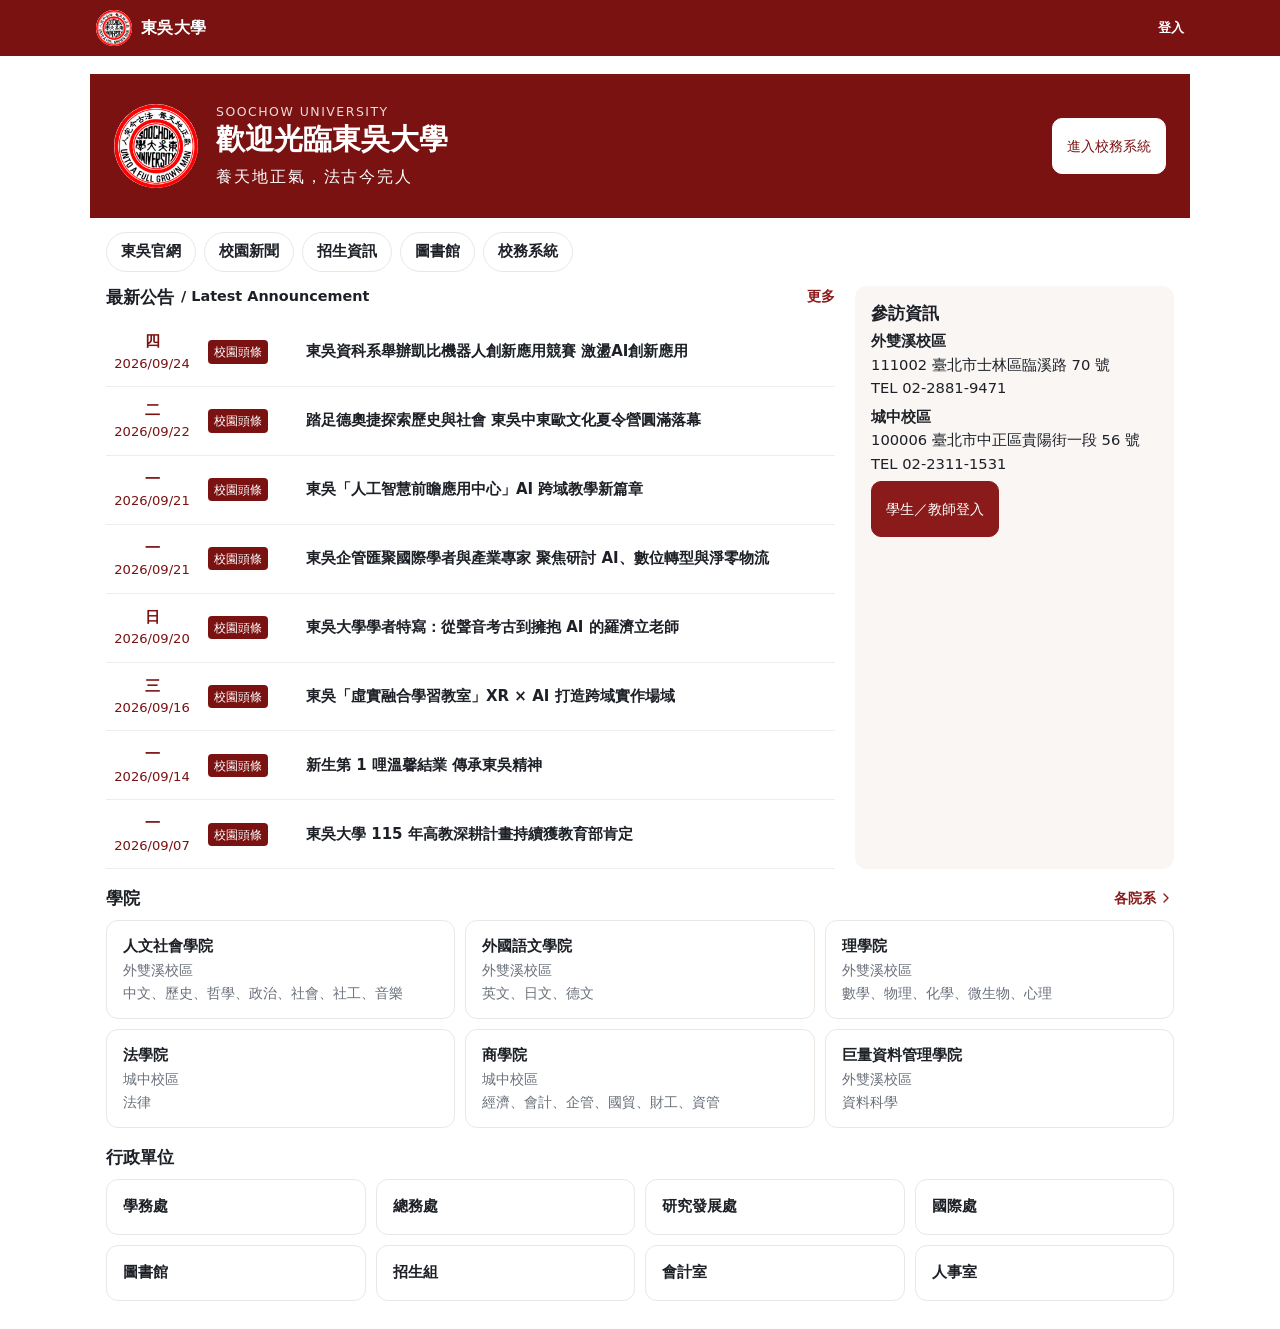
<file: scu-portal/index.html>
<!DOCTYPE html>
<html lang="zh-Hant-TW">
<head>
  <meta charset="UTF-8">
  <meta name="viewport" content="width=device-width, initial-scale=1, viewport-fit=cover">
  <meta name="theme-color" content="#8b1a1a">
  <title>東吳學生新入口</title>
  <link rel="icon" href="img/scu-logo.png">
  <link rel="stylesheet" href="css/style.css">
</head>
<body>
  <!-- 頁首：品牌、桌機版導覽列、登入學生、示範資料標章 -->
  <header class="topbar">
    <div class="topbar-inner">
      <a class="brand" href="#/home" aria-label="東吳學生新入口 首頁">
        <img class="brand-logo" src="img/scu-logo.png" alt="">
        <span class="brand-name">東吳學生新入口</span>
      </a>
      <nav class="topnav" aria-label="主要頁面">
        <a href="#/home" data-tab="home">首頁</a>
        <a href="#/timetable" data-tab="timetable">課表</a>
        <a href="#/course" data-tab="course">選課<span class="cart-badge" hidden></span></a>
        <a href="#/grades" data-tab="grades">成績</a>
        <a href="#/calendar" data-tab="calendar">行事曆</a>
        <a href="#/more" data-tab="more">全部功能</a>
      </nav>
      <div class="top-right">
        <a id="who" class="who" href="#/p/profile"></a>
        <button id="logout" class="btn btn-sm" type="button" hidden>登出</button>
        <button class="demo-badge" type="button" data-act="demo-badge" title="本網站所有資料皆為示範資料">示範資料</button>
      </div>
    </div>
  </header>

  <main id="view" class="container" tabindex="-1"></main>

  <footer class="footer container">
    <p>東吳學生新入口・黑客松原型｜課程、成績、日期皆為<b>示範資料</b>，不連接學校系統。</p>
  </footer>

  <!-- 手機版底部分頁列 -->
  <nav class="tabbar" aria-label="主要頁面">
    <a href="#/home" data-tab="home"><svg class="ic" viewBox="0 0 24 24" aria-hidden="true"><path d="M3 10.5 12 3l9 7.5V20a1 1 0 0 1-1 1h-5v-6h-6v6H4a1 1 0 0 1-1-1z"/></svg><span>首頁</span></a>
    <a href="#/timetable" data-tab="timetable"><svg class="ic" viewBox="0 0 24 24" aria-hidden="true"><path d="M5 4h14a2 2 0 0 1 2 2v13a2 2 0 0 1-2 2H5a2 2 0 0 1-2-2V6a2 2 0 0 1 2-2zM3 9h18M9 4v17M15 4v17"/></svg><span>課表</span></a>
    <a href="#/course" data-tab="course"><svg class="ic" viewBox="0 0 24 24" aria-hidden="true"><path d="M4 19.5A2.5 2.5 0 0 1 6.5 17H20V3H6.5A2.5 2.5 0 0 0 4 5.5v14zM4 19.5A2.5 2.5 0 0 0 6.5 22H20v-5M12 7v6M9 10h6"/></svg><span>選課</span><span class="cart-badge" hidden></span></a>
    <a href="#/grades" data-tab="grades"><svg class="ic" viewBox="0 0 24 24" aria-hidden="true"><path d="M4 20V11M10 20V5M16 20v-6M21 20H3"/></svg><span>成績</span></a>
    <a href="#/more" data-tab="more" data-also="calendar"><svg class="ic" viewBox="0 0 24 24" aria-hidden="true"><path d="M4 4h6v6H4zM14 4h6v6h-6zM4 14h6v6H4zM14 14h6v6h-6z"/></svg><span>全部功能</span></a>
  </nav>

  <!-- 阿斯拉助手：首頁的入口是阿斯拉卡片（js/pages/home.js）；
       其他頁面右下角固定一隻小機器人（可拖），點它打開對話。機器人圖由 asla.js 放進 .asla-dot-bot。 -->
  <button id="asla-dot" class="asla-dot" type="button" aria-label="打開阿斯拉 AI 助手" hidden>
    <span class="asla-dot-label">阿斯拉AI助手</span>
    <span class="asla-dot-bot"></span>
  </button>
  <section id="asla-panel" class="asla-panel" aria-label="阿斯拉助手" hidden>
    <div class="asla-head">
      <span class="asla-avatar">阿</span>
      <div><b>阿斯拉</b><small>站內導覽＋語言模型</small></div>
      <button id="asla-close" class="asla-close" type="button" aria-label="關閉"><svg class="ic" viewBox="0 0 24 24" aria-hidden="true"><path d="M6 6l12 12M18 6 6 18"/></svg></button>
    </div>
    <div id="asla-log" class="asla-log" aria-live="polite"></div>
    <div id="asla-chips" class="asla-chips"></div>
    <form id="asla-form" class="asla-form" autocomplete="off">
      <input id="asla-input" type="text" placeholder="例如：今天有什麼課、期中退選在哪" aria-label="輸入問題">
      <button class="btn btn-primary" type="submit">送出</button>
    </form>
  </section>

  <div id="toast" class="toast" role="status" hidden></div>

  <!-- 載入順序：設定 → 身分 → 示範資料 → 資料存取層 → 核心 → 各頁面 → 阿斯拉 → 啟動 -->
  <script src="js/config.js"></script>
  <script src="js/profile.js"></script>
  <script src="js/data-courses.js"></script>
  <script src="js/data-classes.js"></script>
  <script src="js/data-calendar.js"></script>
  <script src="js/data-grades.js"></script>
  <script src="js/data-features.js"></script>
  <script src="js/data-source.js"></script>
  <script src="js/core.js"></script>
  <script src="js/pages/home.js"></script>
  <script src="js/pages/timetable.js"></script>
  <script src="js/pages/course.js"></script>
  <script src="js/pages/grades.js"></script>
  <script src="js/pages/calendar.js"></script>
  <script src="js/pages/more.js"></script>
  <script src="js/asla.js"></script>
  <script src="js/main.js"></script>
</body>
</html>
</file>
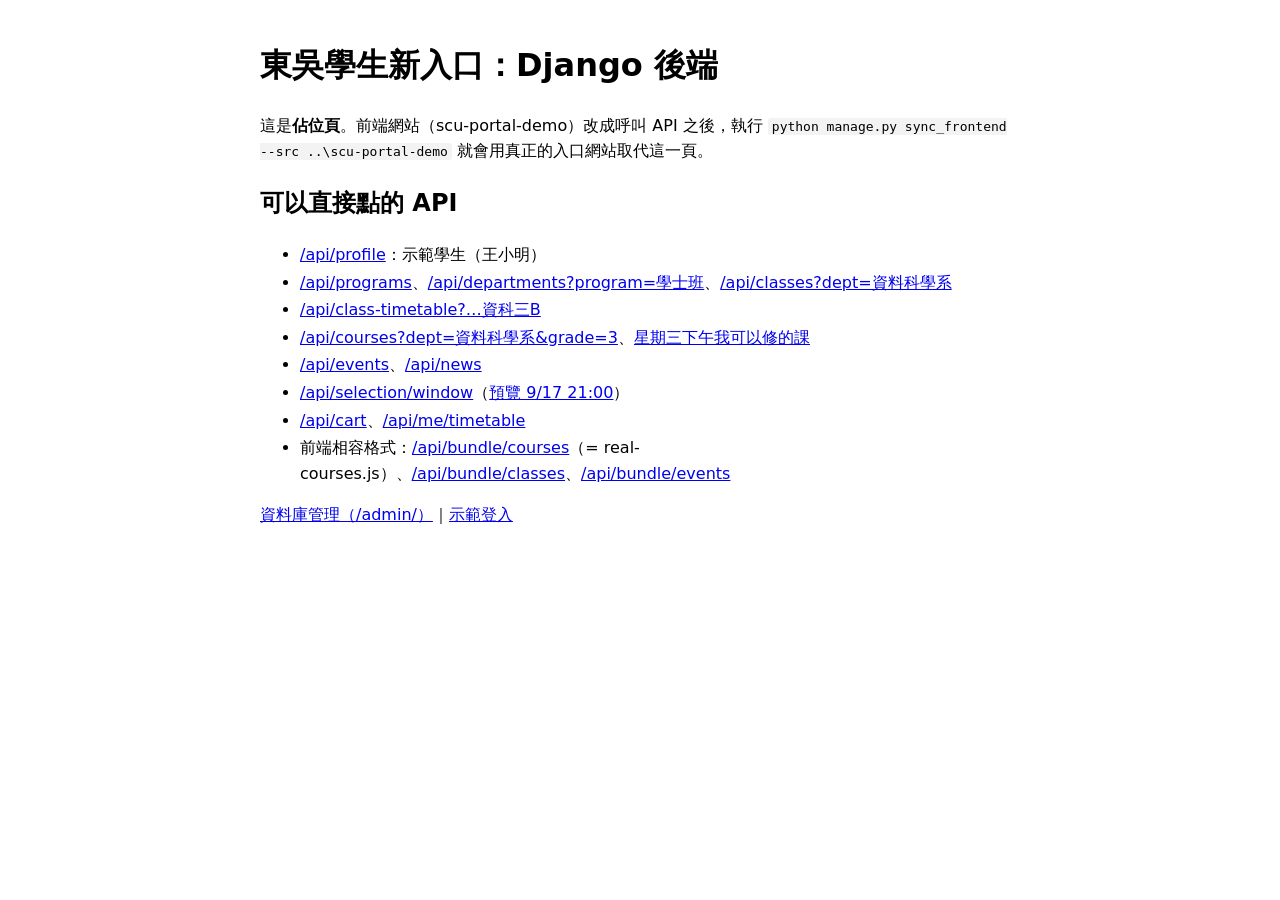
<file: scu-backend/frontend/index.html>
<!doctype html>
<html lang="zh-Hant"><head><meta charset="utf-8"><meta name="viewport" content="width=device-width,initial-scale=1">
<title>東吳學生新入口｜Django 後端（佔位頁）</title>
<style>body{font-family:system-ui,"Microsoft JhengHei",sans-serif;max-width:760px;margin:40px auto;padding:0 16px;line-height:1.6}
code{background:#f3f3f3;padding:1px 4px;border-radius:3px}li{margin:2px 0}</style></head>
<body>
<h1>東吳學生新入口：Django 後端</h1>
<p>這是<strong>佔位頁</strong>。前端網站（scu-portal-demo）改成呼叫 API 之後，執行
<code>python manage.py sync_frontend --src ..\scu-portal-demo</code> 就會用真正的入口網站取代這一頁。</p>
<h2>可以直接點的 API</h2>
<ul>
<li><a href="/api/profile">/api/profile</a>：示範學生（王小明）</li>
<li><a href="/api/programs">/api/programs</a>、<a href="/api/departments?program=學士班">/api/departments?program=學士班</a>、<a href="/api/classes?dept=資料科學系">/api/classes?dept=資料科學系</a></li>
<li><a href="/api/class-timetable?program=學士班&dept=資料科學系&grade=3&cls=B">/api/class-timetable?…資科三B</a></li>
<li><a href="/api/courses?dept=資料科學系&grade=3">/api/courses?dept=資料科學系&amp;grade=3</a>、<a href="/api/courses?day=3&period=5-9&eligible=1">星期三下午我可以修的課</a></li>
<li><a href="/api/events">/api/events</a>、<a href="/api/news">/api/news</a></li>
<li><a href="/api/selection/window">/api/selection/window</a>（<a href="/api/selection/window?at=2026-09-17T21:00">預覽 9/17 21:00</a>）</li>
<li><a href="/api/cart">/api/cart</a>、<a href="/api/me/timetable">/api/me/timetable</a></li>
<li>前端相容格式：<a href="/api/bundle/courses">/api/bundle/courses</a>（= real-courses.js）、<a href="/api/bundle/classes">/api/bundle/classes</a>、<a href="/api/bundle/events">/api/bundle/events</a></li>
</ul>
<p><a href="/admin/">資料庫管理（/admin/）</a>｜<a href="/accounts/login/">示範登入</a></p>
</body></html>
</file>
<file: scu-portal/css/style.css>
/* =========================================================================
 * style.css — 東吳學生新入口（手機優先，桌機 ≥ 900px 版面加寬）
 * 目錄：1 變數與基礎  2 頁首／導覽（桌機上方、手機底部）  3 共用元件
 *       4 首頁  5 課表格線  6 選課  7 成績  8 行事曆  9 更多／示範頁
 *       10 阿斯拉  11 桌機版調整
 * ========================================================================= */

/* ---------- 1 變數與基礎 ---------- */
:root{
  --red:#8b1a1a; --red-600:#a32424; --red-50:#fbf3f2; --red-100:#f3dcd9;
  --ink:#1d2127; --ink-2:#3b424c; --muted:#6a717b; --line:#ebe6e2; --bg:#f6f4f2; --card:#fff;
  --green:#18794e; --green-50:#e9f6ef; --amber:#b25e09; --amber-50:#fff4e3;
  --blue:#1e5aa8; --blue-50:#eaf1fb; --purple:#6b3fa0; --purple-50:#f2edfa; --teal:#0f766e; --teal-50:#e6f5f3;
  --bad:#c0262d; --bad-50:#fdeeee;
  --r:16px; --r-sm:10px;
  --shadow:0 1px 2px rgba(30,20,10,.05),0 6px 18px rgba(60,30,20,.06);
  --font:"Noto Sans TC","PingFang TC","Microsoft JhengHei","微軟正黑體","Heiti TC",system-ui,-apple-system,"Segoe UI",Roboto,sans-serif;
  --tabbar-h:62px;
  --ctrl:56px;
}
*{box-sizing:border-box}
html{-webkit-text-size-adjust:100%}
body{margin:0;font-family:var(--font);color:var(--ink);background:var(--bg);line-height:1.55;font-size:15px;padding-bottom:calc(var(--tabbar-h) + env(safe-area-inset-bottom))}
a{color:var(--red);text-decoration:none}
h1,h2,h3{line-height:1.3;margin:0}
h1{font-size:1.45rem} h2{font-size:1.08rem} h3{font-size:1rem}
p{margin:.35em 0}
code{background:#f1eeeb;border-radius:5px;padding:0 5px;font-size:.88em}
.container{max-width:1120px;margin:0 auto;padding:0 16px}
.muted{color:var(--muted)} .small{font-size:.88rem} .tiny{font-size:.78rem}
.grow{flex:1}
.ic{width:20px;height:20px;fill:none;stroke:currentColor;stroke-width:2;stroke-linecap:round;stroke-linejoin:round;flex:none;vertical-align:-4px}
.ic-lg{width:40px;height:40px;stroke-width:1.6}
:focus-visible{outline:3px solid rgba(139,26,26,.35);outline-offset:2px}

/* ---------- 2 頁首／導覽 ---------- */
.topbar{position:sticky;top:0;z-index:30;background:rgba(255,255,255,.94);backdrop-filter:saturate(1.4) blur(8px);border-bottom:1px solid var(--line)}
.topbar-inner{max-width:1120px;margin:0 auto;padding:10px 16px;display:flex;align-items:center;gap:14px}
.brand{display:flex;align-items:center;gap:9px;color:var(--ink);font-weight:700;white-space:nowrap}
.brand-logo{width:36px;height:36px;border-radius:50%;object-fit:contain;background:#fff;display:block}
.brand-name{font-size:1rem;letter-spacing:.02em}
.topnav{display:none}
.top-right{margin-left:auto;display:flex;align-items:center;gap:8px;min-width:0}
body.login-mode{padding-bottom:0}
body.login-mode .footer,body.login-mode .tabbar,body.login-mode .topnav,body.login-mode .top-right,body.login-mode .asla-panel,body.login-mode .asla-dot{display:none !important}
body.login-mode .topbar-inner{justify-content:center}
body.login-mode #view{min-height:calc(100vh - 57px);display:flex;align-items:center;justify-content:center;padding:24px 16px}
body.public-mode{background:#fff;padding-bottom:0}
body.public-mode .topnav,body.public-mode .tabbar,body.public-mode .footer,body.public-mode .asla-panel,body.public-mode .asla-dot,body.public-mode .demo-badge{display:none !important}
body.public-mode .topbar{background:#7a1212;border-bottom:0}
body.public-mode .brand,body.public-mode .who{color:#fff}
body.public-mode .who b{color:#fff}
body.public-mode #view{max-width:1100px}
.scu-hero{display:flex;align-items:center;gap:18px;background:#7a1212;color:#fff;border-radius:0;margin:0 -16px 8px;padding:28px 24px}
.scu-hero img{width:84px;height:84px;background:#fff;border-radius:50%}
.scu-hero h1{color:#fff;font-size:1.8rem;margin:0}
.scu-hero p{margin:0;letter-spacing:.12em;font-size:.78rem;opacity:.85}
.scu-motto{letter-spacing:.18em;font-size:1rem !important;opacity:1 !important;margin-top:6px !important}
.scu-hero .btn{margin-left:auto;background:#fff;color:#7a1212;border-color:#fff}
.scu-split{display:grid;grid-template-columns:1fr;gap:20px;margin-top:8px}
.scu-ann{display:grid;grid-template-columns:92px 88px 1fr;gap:10px;align-items:center;padding:12px 0;border-bottom:1px solid #eee;color:var(--ink)}
.scu-ann span{color:#7a1212;font-size:.82rem;text-align:center}
.scu-ann span b{display:block;font-size:.95rem}
.scu-ann em{font-style:normal;font-size:.78rem;color:#fff;background:#7a1212;border-radius:4px;padding:2px 6px;justify-self:start}
.scu-side{background:#faf6f4;border-radius:12px;padding:16px}
.scu-side p{font-size:.92rem;line-height:1.6}
@media (min-width:800px){.scu-split{grid-template-columns:1.6fr .7fr}}
.pub-hero{display:flex;gap:20px;align-items:center;background:#fff;border:1px solid var(--line);border-radius:16px;padding:28px 24px;box-shadow:var(--shadow)}
.pub-kicker{margin:0;letter-spacing:.08em;font-size:.78rem;color:var(--red);font-weight:700}
.pub-hero h1{font-size:1.8rem;margin:2px 0 8px}
.pub-motto{margin:0 0 8px;font-weight:700;color:var(--ink)}
.pub-actions{display:flex;flex-wrap:wrap;gap:8px;margin-top:14px}
.pub-links{display:flex;flex-wrap:wrap;gap:8px;margin:14px 0}
.pub-links a{display:inline-flex;align-items:center;height:40px;padding:0 14px;border:1px solid var(--line);border-radius:999px;background:#fff;color:var(--ink);font-weight:700}
.pub-news{margin-top:4px}
.pub-item{display:grid;grid-template-columns:64px 1fr;gap:12px;align-items:baseline;padding:12px 0;border-top:1px solid var(--line);color:var(--ink)}
.pub-item:first-of-type{border-top:0}
.pub-item span{color:var(--muted);font-size:.88rem}
.pub-item b{font-weight:650}
.pub-block{margin-top:18px}
.pub-cards{display:grid;grid-template-columns:1fr;gap:10px}
.pub-card{display:flex;flex-direction:column;gap:2px;background:#fff;border:1px solid var(--line);border-radius:12px;padding:14px 16px;color:var(--ink)}
.pub-card span,.pub-card small{color:var(--muted);font-size:.85rem}
.pub-cards-sm .pub-card{min-height:var(--ctrl);justify-content:center}
@media (min-width:800px){
  .pub-cards{grid-template-columns:repeat(3,minmax(0,1fr))}
  .pub-cards-sm{grid-template-columns:repeat(4,minmax(0,1fr))}
}
.login-card{width:min(420px,100%);margin:0;display:flex;flex-direction:column;align-items:stretch;gap:14px;padding:36px 28px 28px;text-align:center;box-shadow:0 12px 40px rgba(60,20,10,.08)}
.login-logo{width:72px;height:72px;margin:0 auto 4px}
.login-card h1{font-size:1.4rem}
.login-lead{margin-top:-6px}
.login-switch{display:grid;grid-template-columns:1fr 1fr;gap:4px;background:#f3eeea;border-radius:12px;padding:4px}
.login-switch button{height:42px;border:0;background:transparent;border-radius:9px;font:inherit;font-weight:700;color:var(--ink-2);cursor:pointer}
.login-switch button.on{background:#fff;color:var(--red);box-shadow:0 1px 3px rgba(60,20,10,.12)}
.login-card label{display:flex;flex-direction:column;gap:6px;text-align:left;font-size:.92rem;font-weight:650;color:var(--ink-2)}
.login-card input{font:inherit;font-size:1rem;font-weight:500;border:1px solid var(--line);border-radius:10px;padding:12px;background:#fff}
.login-card .btn{width:100%;margin-top:4px}
.login-err{color:var(--red);font-size:.88rem;margin:0;text-align:left}
#logout[hidden]{display:none !important}
.who{display:flex;flex-direction:column;align-items:flex-end;line-height:1.15;color:var(--ink-2);min-width:0}
.who b{font-size:.82rem;font-weight:600}
.who span{font-size:.7rem;color:var(--muted);white-space:nowrap;overflow:hidden;text-overflow:ellipsis;max-width:130px}
.demo-badge{font:inherit;font-size:.68rem;color:var(--amber);background:var(--amber-50);border:1px solid #f3d7ae;border-radius:999px;padding:1px 7px;cursor:pointer;white-space:nowrap}

.tabbar{position:fixed;left:0;right:0;bottom:0;z-index:35;height:calc(var(--tabbar-h) + env(safe-area-inset-bottom));padding-bottom:env(safe-area-inset-bottom);background:#fff;border-top:1px solid var(--line);display:grid;grid-template-columns:repeat(5,1fr)}
.tabbar a{position:relative;display:flex;flex-direction:column;align-items:center;justify-content:center;gap:2px;color:#7b828b;font-size:.72rem}
.tabbar a .ic{width:23px;height:23px}
.tabbar a.active{color:var(--red);font-weight:700}
.tabbar a.active::before{content:"";position:absolute;top:0;left:30%;right:30%;height:3px;border-radius:0 0 3px 3px;background:var(--red)}
.cart-badge{display:inline-grid;place-items:center;min-width:17px;height:17px;padding:0 4px;border-radius:999px;background:var(--red);color:#fff;font-size:.66rem;font-weight:700;line-height:1;margin-left:4px}
.cart-badge[hidden]{display:none}
.tabbar .cart-badge{position:absolute;top:6px;left:calc(50% + 6px);margin:0}

main.container{padding-top:16px;padding-bottom:28px;min-height:62vh;outline:none}
.footer{color:var(--muted);font-size:.76rem;text-align:center;padding-bottom:18px}

/* ---------- 3 共用元件 ---------- */
.btn{font:inherit;font-size:.9rem;border-radius:var(--r-sm);border:1px solid var(--line);background:#fff;color:var(--ink);height:var(--ctrl);padding:0 14px;cursor:pointer;display:inline-flex;align-items:center;justify-content:center;gap:5px;line-height:1.25;white-space:nowrap}
.btn:hover{border-color:#d6ccc5}
.btn .ic{width:16px;height:16px;vertical-align:0}
.btn-primary{background:var(--red);border-color:var(--red);color:#fff}
.btn-primary:hover{background:var(--red-600);border-color:var(--red-600)}
.btn-ghost{background:transparent;border-color:transparent;color:var(--muted)}
.btn-sm{padding:0 12px;font-size:.9rem;border-radius:9px}
.btn-lg{padding:0 18px;font-size:1rem;border-radius:12px}
.btn[disabled]{opacity:.45;cursor:not-allowed}
.icon-btn{display:inline-grid;place-items:center;width:34px;height:34px;border-radius:9px;border:1px solid var(--line);color:var(--ink);background:#fff}
.card{background:var(--card);border:1px solid var(--line);border-radius:var(--r);box-shadow:var(--shadow);padding:16px}
.card.flush{padding:0;overflow:hidden}
.card h3{margin-bottom:6px}
.section{margin-top:16px}
.sec-head{display:flex;align-items:center;justify-content:space-between;gap:10px;flex-wrap:wrap;margin-bottom:10px}
.sec-head h2{display:flex;align-items:center;gap:7px}
.sec-head h2 .ic{color:var(--red)}
.link-more{display:inline-flex;align-items:center;gap:2px;font-size:.85rem;font-weight:600}
.link-more .ic{width:16px;height:16px;vertical-align:0}
.page-head{display:flex;align-items:center;gap:12px;flex-wrap:wrap;justify-content:space-between;margin:2px 0 14px}
.ph-ic{width:44px;height:44px;border-radius:12px;background:var(--red-50);color:var(--red);display:grid;place-items:center;line-height:1}
.ph-ic .ic{width:24px;height:24px}
.back{display:inline-flex;align-items:center;gap:4px;font-size:.88rem;margin-bottom:8px;color:var(--muted)}
.back .ic{width:17px;height:17px;vertical-align:0}
.empty{text-align:center;color:var(--muted);padding:22px 14px;border:1px dashed #dcd4ce;border-radius:var(--r);background:#fcfbfa}
.empty.big{display:flex;flex-direction:column;align-items:center;gap:6px;padding:30px 16px}
.empty.big .ic{color:#c9bdb4}
.notice{display:flex;gap:8px;align-items:flex-start;padding:10px 12px;border-radius:12px;background:var(--blue-50);color:#1b3f73;font-size:.88rem;margin-bottom:12px}
.notice .ic{width:18px;height:18px;margin-top:1px}
.notice.good{background:var(--green-50);color:#115e3c}
.notice.warn{background:var(--amber-50);color:#8a4a06}
.pill-mini{display:inline-block;font-size:.7rem;font-weight:600;border-radius:999px;padding:1px 8px;background:#f1eeeb;color:var(--ink-2);margin-left:6px;white-space:nowrap;vertical-align:1px}
.pill-mini.ok{background:var(--green-50);color:var(--green)}
.pill-mini.bad{background:var(--bad-50);color:var(--bad)}
.pill-mini.new{background:var(--blue-50);color:var(--blue)}
.code{font-family:ui-monospace,Menlo,Consolas,monospace;font-size:.78rem;color:var(--muted)}
.type{display:inline-block;font-size:.7rem;border-radius:6px;padding:0 6px;font-weight:600;vertical-align:1px}
.type-必修{background:var(--red-50);color:var(--red)} .type-選修{background:var(--blue-50);color:var(--blue)} .type-通識{background:var(--teal-50);color:var(--teal)}
.seat{display:inline-block;font-size:.75rem;font-weight:700;border-radius:999px;padding:1px 9px;white-space:nowrap}
.seat-ok{background:var(--green-50);color:var(--green)} .seat-low{background:var(--amber-50);color:var(--amber)} .seat-full{background:var(--bad-50);color:var(--bad)}
.chips{display:flex;flex-wrap:wrap;gap:6px}
.chip{display:inline-flex;align-items:center;gap:5px;font:inherit;font-size:.82rem;border:1px solid var(--line);background:#fff;color:var(--ink-2);border-radius:999px;padding:4px 11px;cursor:pointer}
.chip.on{background:var(--red);border-color:var(--red);color:#fff}
.filters{display:flex;flex-wrap:wrap;gap:10px 12px;align-items:flex-end}
.filters label{display:flex;flex-direction:column;gap:3px;font-size:.78rem;color:var(--muted)}
.filters label.inline{flex-direction:row;align-items:center;gap:6px;font-size:.86rem;color:var(--ink-2)}
.filters label.grow{flex:1 1 180px}
select,input[type=search],input[type=text],input[type=date],input[type=time]{font:inherit;font-size:.92rem;color:var(--ink);border:1px solid #ddd5cf;border-radius:9px;padding:7px 9px;background:#fff;min-height:38px}
.searchbar{display:flex;align-items:center;gap:8px;background:#fff;border:1px solid var(--line);border-radius:12px;padding:4px 12px;box-shadow:var(--shadow);margin-bottom:16px}
.searchbar .ic{color:var(--muted)}
.searchbar input{border:0;flex:1;min-height:40px;outline:none;padding:0}
.stats{display:grid;grid-template-columns:repeat(3,1fr);gap:8px;margin-bottom:12px}
.stat{background:#fff;border:1px solid var(--line);border-radius:12px;padding:9px 12px}
.stat small{display:block;color:var(--muted);font-size:.74rem}
.stat b{font-size:1.25rem}
.seg{display:flex;background:#ece7e3;border-radius:12px;padding:3px;gap:3px;margin-bottom:12px}
.seg a{flex:1;display:flex;align-items:center;justify-content:center;gap:6px;padding:8px 10px;border-radius:9px;color:var(--ink-2);font-weight:600;font-size:.9rem}
.seg a.on{background:#fff;color:var(--red);box-shadow:0 1px 3px rgba(0,0,0,.08)}
.seg.small{margin:0} .seg.small a{padding:5px 14px;font-size:.84rem}
.clist .crow{display:flex;align-items:center;gap:12px;padding:11px 14px;border-top:1px solid var(--line)}
.clist .crow:first-child{border-top:0}
.crow-day{flex:none;width:84px;display:flex;flex-direction:column;line-height:1.25}
.crow-day small{color:var(--muted);font-size:.74rem}
.crow-main{flex:1;min-width:0}
.crow-side{flex:none;display:flex;align-items:center;gap:6px}
.crow.is-conflict{background:var(--bad-50)}
.crow.unread .crow-main b{color:var(--ink)}
.dot-unread{width:9px;height:9px;border-radius:50%;background:var(--red);flex:none}
.toast{position:fixed;left:50%;transform:translateX(-50%);top:66px;background:#23272e;color:#fff;padding:10px 16px;border-radius:12px;font-size:.88rem;z-index:60;max-width:calc(100% - 32px);box-shadow:0 8px 24px rgba(0,0,0,.2)}
.progress{height:5px;background:#f0e1df;border-radius:999px;overflow:hidden;margin-top:8px}
.progress i{display:block;height:100%;background:var(--red);border-radius:999px}
.kv{display:grid;grid-template-columns:90px 1fr;gap:8px 12px;margin:0}
.kv dt{color:var(--muted);font-size:.88rem} .kv dd{margin:0;font-weight:600}
.row-btns{display:flex;gap:8px;flex-wrap:wrap;margin-top:10px}

/* ---------- 4 首頁 ---------- */
.hello{margin:2px 2px 14px}
.hello-date{margin:0;color:var(--muted);font-size:.86rem;display:flex;align-items:center;flex-wrap:wrap}
.hello h1{font-size:1.55rem;margin-top:2px}
.pill-mini:first-child{margin-left:0}
.home-grid{display:grid;gap:14px}
.sub-head{margin:-4px 0 10px}
.today-note{background:var(--green-50);color:#115e3c;border-radius:10px;padding:8px 11px;font-size:.86rem;margin:0 0 10px}
.cls-list{display:flex;flex-direction:column;gap:8px}
.cls{display:flex;gap:12px;padding:12px;border-radius:14px;border:1px solid var(--line);background:#fff;color:var(--ink);transition:border-color .15s}
.cls:hover{border-color:#dccfc7}
.cls-time{flex:none;width:52px;display:flex;flex-direction:column;align-items:flex-start;line-height:1.2;padding-top:2px}
.cls-time b{font-size:1.02rem;font-variant-numeric:tabular-nums}
.cls-time small{color:var(--muted);font-size:.76rem;font-variant-numeric:tabular-nums}
.cls-body{flex:1;min-width:0;border-left:3px solid #e6dfda;padding-left:12px}
.cls-body h3{font-size:1.02rem;margin:2px 0}
.cls-meta{display:flex;flex-wrap:wrap;gap:4px 12px;margin:0;font-size:.8rem;color:var(--ink-2)}
.cls-meta span{display:inline-flex;align-items:center;gap:3px}
.cls-meta .ic{width:14px;height:14px;color:var(--muted);vertical-align:0}
.cls-state{display:inline-block;font-size:.72rem;font-weight:700;border-radius:999px;padding:1px 9px}
.cls-state.now{background:var(--red);color:#fff}
.cls-state.next{background:var(--amber-50);color:var(--amber)}
.cls-state.done{background:#f0eeec;color:#8a9097}
.cls.is-now{border-color:var(--red);background:linear-gradient(0deg,#fff,#fff8f7);box-shadow:0 4px 16px rgba(139,26,26,.12)}
.cls.is-now .cls-body{border-left-color:var(--red)}
.cls.is-next{border-color:#f0cf9f}
.cls.is-next .cls-body{border-left-color:#e8a24a}
.cls.is-done{opacity:.55}
.empty-today{text-align:center;padding:18px 10px 10px}
.empty-today .empty-emoji{font-size:2.2rem}
.empty-today>b{display:block;font-size:1.05rem;margin:4px 0}
.empty-today p{color:var(--ink-2);font-size:.88rem}
.ev-list{display:flex;flex-direction:column}
.ev-row{display:flex;align-items:center;gap:12px;padding:12px 2px;border-top:1px solid var(--line);color:var(--ink)}
.ev-row:first-child{border-top:0;padding-top:2px}
.ev-count{flex:none;width:58px;height:54px;border-radius:12px;display:flex;flex-direction:column;align-items:center;justify-content:center;line-height:1.05}
.ev-count b{font-size:1.35rem;font-variant-numeric:tabular-nums}
.ev-count small{font-size:.64rem;font-weight:600;margin-top:2px}
.ev-body{flex:1;min-width:0}
.ev-body h3{font-size:.98rem;margin:1px 0}
.ev-body p{margin:0;font-size:.8rem;color:var(--muted)}
.ev-line{display:flex;align-items:center;gap:6px;flex-wrap:wrap}
.ev-on{font-size:.7rem;font-weight:700;color:var(--green)}
.ev-row .chev{color:#c4bab3}
.ev-row.is-urgent .ev-count{box-shadow:inset 0 0 0 2px currentColor}
/* 首頁行事曆：時間軸 */
.tl{display:flex;flex-direction:column}
.tl-item{display:grid;grid-template-columns:40px 12px minmax(0,1fr);column-gap:12px;color:var(--ink)}
.tl-date{padding-top:9px;text-align:right;font-size:.85rem;font-weight:700;color:var(--ink-2);font-variant-numeric:tabular-nums}
.tl-rail{position:relative;display:flex;justify-content:center}
.tl-rail::before{content:'';position:absolute;top:0;bottom:0;left:50%;width:2px;margin-left:-1px;background:var(--line)}
.tl-item:first-child .tl-rail::before{top:17px}
.tl-item:last-child .tl-rail::before{bottom:auto;height:17px}
.tl-item .tl-dot{position:relative;margin-top:13px;width:10px;height:10px;border-radius:50%;background:currentColor;box-shadow:0 0 0 3px var(--card)}
.tl-item.is-ongoing .tl-dot{box-shadow:0 0 0 3px var(--card),0 0 0 5px currentColor}
.tl-body{min-width:0;padding:8px 0 14px}
.tl-body b{display:block;font-size:.98rem;line-height:1.35}
.tl-body small{display:block;margin-top:2px;font-size:.8rem;color:var(--muted)}
.tl-item.is-urgent .tl-when{color:var(--red);font-weight:700}
.tl-item:hover .tl-body b{color:var(--red)}
.ev-tag{display:inline-block;font-size:.68rem;font-weight:700;border-radius:6px;padding:0 6px}
.ev-course{background:var(--red-50);color:var(--red)}
.ev-fee{background:var(--amber-50);color:var(--amber)}
.ev-exam{background:var(--purple-50);color:var(--purple)}
.ev-holiday{background:var(--green-50);color:var(--green)}
.ev-school{background:var(--blue-50);color:var(--blue)}
.dot{display:inline-block;width:8px;height:8px;border-radius:50%;background:currentColor}
.chip .dot.ev-course{color:var(--red)} .chip .dot.ev-fee{color:var(--amber)} .chip .dot.ev-exam{color:var(--purple)} .chip .dot.ev-holiday{color:var(--green)} .chip .dot.ev-school{color:var(--blue)}
.chip.on .dot{color:#fff!important}
.hub{display:flex;flex-direction:column;gap:16px}
.hub-main{display:flex;flex-direction:column;gap:18px;min-width:0}
.hub-side{display:flex;gap:8px;overflow-x:auto;padding-bottom:2px}
.hub-side::-webkit-scrollbar{display:none}
.hub-cat{flex:none;font:inherit;font-size:.95rem;font-weight:700;border:1px solid var(--line);background:#fff;color:var(--ink);border-radius:12px;height:var(--ctrl);padding:0 12px;cursor:pointer;display:inline-flex;align-items:center;justify-content:center;overflow:hidden}
.hub-cat.on{background:var(--red);color:#fff;border-color:var(--red)}
.hub-cat b{font-weight:inherit}
.hub-cat small{display:none}
.hub-hello{display:flex;align-items:baseline;margin:0 0 2px}
.hub-hello h1{position:relative;font-size:1.35rem;margin:0;white-space:nowrap;outline:none;cursor:default}
.hub-hello .hello-date{position:absolute;left:0;top:calc(100% + 6px);z-index:6;margin:0;display:block;background:#23272e;color:#fff;border-radius:10px;padding:8px 12px;font-size:.9rem;font-weight:500;line-height:1.45;white-space:nowrap;opacity:0;pointer-events:none;box-shadow:0 8px 24px rgba(0,0,0,.18)}
.hub-hello h1:hover .hello-date,.hub-hello h1:focus .hello-date{opacity:1}
.hub-search{display:flex;align-items:center;gap:8px;height:var(--ctrl);background:#fff;border:1px solid var(--line);border-radius:14px;padding:0 8px 0 12px;box-shadow:var(--shadow)}
.hub-search .ic{color:var(--muted)}
.hub-search input{flex:1;border:0;font:inherit;font-size:1rem;min-width:0;background:transparent}
.hub-search input:focus{outline:none}
.hub-feats{display:grid;grid-template-columns:repeat(2,minmax(0,1fr));gap:12px}
.hub-feat{display:flex;flex-direction:row;align-items:center;justify-content:flex-start;gap:8px;text-align:left;background:#faf8f6;border:1px solid var(--line);border-radius:12px;height:var(--ctrl);padding:0 12px;color:var(--ink);font:inherit;cursor:pointer;overflow:hidden}
.hub-feat b{font-size:1rem}
.hub-menu{grid-column:1/-1}
.hub-main.cat-mode>.hub-search,.hub-main.cat-mode>.asla-promo{display:none}
.hub-common .sec-head{margin-bottom:12px}
/* 常用功能：等寬格子，手機一排 2 個、桌機一排 5 個 */
.common-grid{display:grid;grid-template-columns:repeat(2,minmax(0,1fr));gap:16px 12px;padding-bottom:4px}
.common-grid .mc-leaf{width:100%;min-width:0;min-height:68px;padding:12px 14px;justify-content:space-between}
.common-grid .mc-leaf-t small{margin-bottom:3px}
.common-grid .mc-leaf-t{min-width:0}
#hub-all{height:34px;padding:0 12px;font-size:.85rem}
.hub-menu .mc-group:first-child{margin-top:0}
.hub-ic{display:grid;place-items:center;color:var(--red);line-height:1}
.hub-ic .ic{width:22px;height:22px}
.hub-rail{display:flex;flex-direction:column;gap:12px}
.sec-today-tt{--n:2}
.sec-today-tt .m-classes{display:flex;flex-direction:column}
.sec-today-tt .m-class{display:flex;align-items:center;border-top:1px solid var(--line);
  gap:clamp(6px, calc(12px - (var(--n) - 2) * 1px), 12px);
  padding:clamp(3px, calc(10px - (var(--n) - 2) * 1.4px), 10px) 2px}
.sec-today-tt .m-class:first-child{border-top:0}
.sec-today-tt .m-per{flex:none;width:52px;font-weight:700;color:var(--red);text-align:center;
  font-size:clamp(.68rem, calc(.9rem - (var(--n) - 2) * .022rem), .9rem)}
.sec-today-tt .m-class b{display:block;font-size:clamp(.76rem, calc(.98rem - (var(--n) - 2) * .022rem), .98rem)}
.sec-today-tt .m-class small{color:var(--muted);font-size:clamp(.66rem, calc(.85rem - (var(--n) - 2) * .018rem), .85rem)}
.hub-tt .tt{min-width:0}
.hub-tt .tt-blk b{font-size:1rem;-webkit-line-clamp:3}
.shortcuts{display:grid;grid-template-columns:repeat(2,1fr);gap:10px;margin-top:14px}
.sc{display:flex;flex-direction:column;gap:2px;background:#fff;border:1px solid var(--line);border-radius:14px;padding:12px 14px;color:var(--ink);box-shadow:var(--shadow)}
.sc .ic{color:var(--red);width:22px;height:22px;margin-bottom:4px}
.sc b{font-size:.95rem} .sc small{color:var(--muted);font-size:.76rem}

/* ---------- 5 課表格線 ---------- */
.tt-scroll{overflow-x:auto;-webkit-overflow-scrolling:touch}
.tt{display:grid;grid-template-columns:34px repeat(5,minmax(58px,1fr));min-width:330px;position:relative;background:#fff}
.tt-h{font-size:.78rem;font-weight:700;text-align:center;padding:7px 2px;background:#faf8f6;border-bottom:1px solid var(--line);position:sticky;top:0;z-index:1;line-height:1.1}
.tt-h small{display:block;font-size:.62rem;font-weight:700;color:var(--red)}
.tt-h.is-today{background:var(--red-50);color:var(--red)}
.tt-p{display:flex;flex-direction:column;align-items:center;justify-content:center;border-bottom:1px solid #f2eeeb;line-height:1.05;background:#fcfbfa}
.tt-p b{font-size:.78rem} .tt-p small{font-size:.56rem;color:var(--muted)}
.tt-cell{border-bottom:1px solid #f2eeeb;border-left:1px solid #f2eeeb}
.tt-cell.is-today{background:#fffafa}
.tt-blk{margin:2px;border-radius:8px;padding:4px 5px;font-size:.7rem;line-height:1.2;overflow:hidden;display:flex;flex-direction:column;gap:1px;z-index:2;border:1px solid transparent;min-width:0}
.tt-blk b{font-size:.74rem;font-weight:700;display:-webkit-box;-webkit-line-clamp:3;-webkit-box-orient:vertical;overflow:hidden;word-break:break-all}
.tt-room{color:inherit;opacity:.78;font-size:.64rem;word-break:keep-all;overflow-wrap:anywhere}
.tt-seat{font-size:.62rem;font-weight:700;opacity:.9}
.tt-seat.low{color:var(--amber)} .tt-seat.full{color:var(--bad)}
.tt-flag{font-size:.62rem;font-weight:700;color:#fff;background:var(--bad);border-radius:4px;padding:0 4px;align-self:flex-start}
.tt-flag.new{background:var(--blue)}
.tt-blk.c0{background:#fbeceb;color:#7a1d1d} .tt-blk.c1{background:#e9f1fb;color:#1c4a86} .tt-blk.c2{background:#e8f5ee;color:#17603f}
.tt-blk.c3{background:#fdf1e1;color:#8a4a06} .tt-blk.c4{background:#f1ecfa;color:#553184} .tt-blk.c5{background:#e5f4f2;color:#0d5e57}
.tt-blk.is-conflict{background:#fde8e8;color:#8f1a1f;border:2px solid var(--bad)}
.tt-blk.is-new{border:2px dashed var(--blue)}
.tt-blk.half{margin-right:50%} .tt-blk.half.lane1{margin-left:50%;margin-right:2px}
.sheet{width:100%;border-collapse:separate;border-spacing:0;background:#fff;min-width:680px}
.sheet tr{height:var(--ctrl)}
.sheet th,.sheet td{border-bottom:1px solid #f3eeea;text-align:center;vertical-align:middle;padding:4px}
.sheet thead th{position:sticky;top:0;height:var(--ctrl);background:#faf8f6;font-size:1rem;font-weight:700;padding:0 6px;color:#5c564f;z-index:1}
.sheet th.wd1{color:#3d6fbf}.sheet th.wd2{color:#c47a2a}.sheet th.wd3{color:#a33b3b}.sheet th.wd4{color:#6d4ca3}.sheet th.wd5{color:#2a8aa8}
.sheet .pn{width:52px;color:#8a817c;font-weight:650;background:#faf8f6;font-size:.95rem}
.sheet td{background:#fff}
.sheet tr.noon .pn{color:#a33b3b}
.sheet .blk{border-radius:12px;padding:8px 8px;min-height:100%;display:flex;flex-direction:column;justify-content:center;gap:2px}
.sheet .blk b{font-size:.95rem;font-weight:700;line-height:1.35}
.sheet .blk small{font-size:.82rem;opacity:.8}
.sheet .c0{background:#f8ecec;color:#6d2c2c}.sheet .c1{background:#eaf1fb;color:#2a4f86}
.sheet .c2{background:#e8f4ee;color:#1d5c40}.sheet .c3{background:#fbf3e7;color:#7a4e12}
.sheet .c4{background:#f3eef8;color:#5a3d86}.sheet .c5{background:#e7f4f3;color:#0f5c56}
.lg{display:inline-block;width:10px;height:10px;border-radius:3px;margin:0 3px 0 8px;vertical-align:-1px}
.lg-new{border:2px dashed var(--blue)} .lg-bad{border:2px solid var(--bad);background:#fde8e8}

/* ---------- 6 選課 ---------- */
.find-form{margin-bottom:12px}
.daypick{display:flex;gap:6px;width:100%}
.daypick label{flex:1;display:block}
.daypick input{position:absolute;opacity:0;pointer-events:none}
.daypick span{display:block;text-align:center;padding:8px 0;border-radius:10px;border:1px solid var(--line);background:#fff;color:var(--ink-2);font-weight:600;font-size:.9rem;cursor:pointer}
.daypick input:checked+span{background:var(--red);border-color:var(--red);color:#fff}
.daypick input:focus-visible+span{outline:3px solid rgba(139,26,26,.35)}
.quick{display:flex;gap:6px;flex-wrap:wrap;width:100%}
.chip-btn{font:inherit;font-size:.8rem;border:1px solid var(--line);background:#faf8f6;border-radius:999px;padding:3px 11px;cursor:pointer;color:var(--ink-2)}
.result-head{font-size:.92rem;margin:4px 2px 10px}
.ccards{display:grid;gap:10px;grid-template-columns:minmax(0,1fr)}
.ccard{background:#fff;border:1px solid var(--line);border-radius:14px;padding:12px 14px;box-shadow:var(--shadow)}
.ccard.is-mine{border-color:#bfe0cc;background:#fbfefc}
.ccard.is-add{border-color:#b9cff0;background:#fafcff}
.ccard-top{display:flex;align-items:center;gap:6px;flex-wrap:wrap}
.ccard-top .pill-mini{margin-left:0}
.ccard h3{font-size:1.02rem;margin:4px 0 2px}
.ccard p{margin:2px 0}
.ccard-foot{display:flex;align-items:center;gap:8px;margin-top:8px}
.warn-line{display:flex;align-items:center;gap:4px;color:var(--bad);font-size:.8rem;font-weight:600;margin-top:6px!important}
.warn-line .ic{width:15px;height:15px;vertical-align:0}
.cartbar{position:fixed;left:12px;right:12px;bottom:calc(var(--tabbar-h) + 10px + env(safe-area-inset-bottom));z-index:25;display:flex;align-items:center;justify-content:space-between;gap:10px;background:#23272e;color:#fff;border-radius:14px;padding:9px 10px 9px 14px;font-size:.86rem;box-shadow:0 10px 28px rgba(0,0,0,.25)}
.cartbar>span{flex:1;min-width:0;line-height:1.35}
.cartbar .ic{width:17px;height:17px;margin-right:4px}
.cartbar .pill-mini.bad{background:#fbd5d5}
#cartbar:not(:empty)+*{margin-bottom:60px}
.op{flex:none;font-size:.72rem;font-weight:700;border-radius:6px;padding:2px 7px}
.op-add{background:var(--blue-50);color:var(--blue)} .op-drop{background:var(--bad-50);color:var(--bad)}
.check.is-ok{border-color:#bfe0cc}
.check.is-bad{border-color:#f1c2c2}
.checks{list-style:none;margin:0;padding:0;display:grid;gap:6px}
.checks li{display:flex;align-items:center;gap:8px;font-size:.9rem;padding:8px 10px;border-radius:10px}
.checks li.ok{background:var(--green-50)} .checks li.ok .ic{color:var(--green)}
.checks li.bad{background:var(--bad-50)} .checks li.bad .ic{color:var(--bad)}
.checks li b{flex:none;width:36px}
.issues{margin:12px 0 0;padding-left:20px;font-size:.9rem}
.issues>li{margin-bottom:12px}
.alt-for{font-size:.8rem;color:var(--muted);margin:6px 0 4px}
.alts{display:grid;gap:6px}
.alt{display:flex;align-items:center;justify-content:space-between;gap:10px;background:#faf8f6;border:1px solid var(--line);border-radius:10px;padding:8px 10px;font-size:.86rem}
.submit-bar{position:sticky;bottom:calc(var(--tabbar-h) + 8px + env(safe-area-inset-bottom));margin-top:16px;display:flex;align-items:center;justify-content:space-between;gap:12px;background:#fff;border:1px solid var(--line);border-radius:16px;padding:12px 14px;box-shadow:0 8px 26px rgba(40,20,10,.14);z-index:20}

/* ---------- 7 成績 ---------- */
.metrics{display:grid;grid-template-columns:repeat(2,1fr);gap:10px}
.metric{background:#fff;border:1px solid var(--line);border-radius:14px;padding:12px 14px;box-shadow:var(--shadow)}
.metric small{display:block;color:var(--muted);font-size:.76rem}
.metric b{font-size:1.6rem;font-variant-numeric:tabular-nums}
.metric span{font-size:.78rem;color:var(--muted);margin-left:3px}
.metric.hi{background:linear-gradient(135deg,#8b1a1a,#6c1313);color:#fff;border-color:transparent}
.metric.hi small,.metric.hi span{color:rgba(255,255,255,.8)}
.bar2{display:flex;height:14px;background:#efe9e5;border-radius:999px;overflow:hidden;margin:4px 0 8px}
.bar2 .done{background:var(--red)} .bar2 .cur{background:repeating-linear-gradient(45deg,#e2a3a3,#e2a3a3 6px,#ecc0c0 6px,#ecc0c0 12px)}
.trend{display:flex;gap:14px;align-items:flex-end;height:150px;padding:0 4px}
.trend-col{flex:1;display:flex;flex-direction:column;align-items:center;gap:4px;height:100%}
.trend-v{font-size:.8rem;font-weight:700}
.trend-bar{flex:1;width:100%;max-width:56px;background:#f5f0ed;border-radius:8px;display:flex;align-items:flex-end;overflow:hidden}
.trend-bar i{display:block;width:100%;background:linear-gradient(180deg,#b33a3a,#8b1a1a);border-radius:8px}
.trend-col small{font-size:.74rem;color:var(--muted)}
.sem-grid{display:grid;gap:12px}
.sem-head{display:flex;align-items:center;justify-content:space-between;gap:8px;margin-bottom:10px}
.sem-head h3{font-size:1.1rem;margin:0}
.sem-gpa{text-align:right;line-height:1}
.sem-gpa b{font-size:1.5rem;color:var(--red)} .sem-gpa small{display:block;font-size:.68rem;color:var(--muted)}
.sem-metrics{display:grid;grid-template-columns:repeat(3,1fr);gap:6px;margin-bottom:10px}
.sem-metrics div{background:#faf8f6;border-radius:10px;padding:6px 9px}
.sem-metrics small{display:block;font-size:.68rem;color:var(--muted)}
.sem-metrics b{font-size:.98rem} .sem-metrics b span{font-size:.72rem;color:var(--muted);font-weight:500}
.gtable{width:100%;border-collapse:collapse;font-size:.86rem}
.gtable th{text-align:left;font-size:.72rem;color:var(--muted);font-weight:600;padding:5px 4px;border-bottom:1px solid var(--line)}
.gtable td{padding:6px 4px;border-bottom:1px solid #f3efec}
.gtable tr:last-child td{border-bottom:0}
.gtable tr.fail td{color:var(--bad)}
.gtable th:nth-child(n+3),.gtable td:nth-child(n+3){text-align:right}
.sem-current{background:#fffdfb;border-style:dashed}

/* ---------- 8 行事曆 ---------- */
.filter-chips{margin-bottom:12px}
.cal-month{font-size:.82rem;color:var(--muted);background:#faf8f6;padding:6px 14px;margin:0;border-top:1px solid var(--line)}
.cal-list .cal-month:first-child{border-top:0}
.cal-row{display:flex;align-items:center;gap:12px;padding:11px 14px;border-top:1px solid #f1ece8;color:var(--ink)}
.cal-date{flex:none;width:40px;text-align:center;line-height:1.1}
.cal-date b{font-size:1.25rem} .cal-date small{display:block;font-size:.68rem;color:var(--muted)}
.cal-body{flex:1;min-width:0}
.cal-body h3{font-size:.96rem;margin:2px 0 0}
.cal-body p{margin:1px 0 0}
.cal-cd{flex:none;font-size:.76rem;font-weight:700;color:var(--ink-2);text-align:right;max-width:92px}
.cal-row.is-urgent .cal-cd{color:var(--bad)}
.cal-row.is-past{opacity:.5}
.today-line{position:relative;text-align:center;margin:0;padding:6px 0;border-top:1px solid var(--line)}
.today-line::before{content:"";position:absolute;left:0;right:0;top:50%;border-top:2px solid var(--red)}
.today-line span{position:relative;background:var(--red);color:#fff;font-size:.74rem;font-weight:700;border-radius:999px;padding:2px 10px}
.month-nav{display:flex;align-items:center;justify-content:space-between;margin-bottom:10px}
.mgrid{display:grid;grid-template-columns:repeat(7,1fr);gap:3px}
.mc-h{text-align:center;font-size:.74rem;color:var(--muted);padding:4px 0}
.mc{min-height:64px;border-radius:8px;background:#faf8f6;padding:3px;display:flex;flex-direction:column;gap:2px;overflow:hidden}
.mc-empty{background:transparent}
.mc-d{font-size:.78rem;font-weight:700;padding-left:2px}
.mc.is-off .mc-d{color:var(--bad)}
.mc.is-today{background:var(--red-50);box-shadow:inset 0 0 0 2px var(--red)}
.mc-ev{font-size:.58rem;line-height:1.25;border-radius:4px;padding:1px 3px;white-space:nowrap;overflow:hidden;text-overflow:ellipsis;font-weight:600}
.mc-more{font-size:.58rem;color:var(--muted)}

/* ---------- 9 更多／示範頁 ---------- */
.fgroup{margin-bottom:18px}
.fgroup h2{font-size:.86rem;color:var(--muted);font-weight:700;margin:0 2px 8px}
.ftiles{display:grid;grid-template-columns:minmax(0,1fr);gap:8px}
.ft{position:relative;min-width:0;display:flex;align-items:center;gap:12px;background:#fff;border:1px solid var(--line);border-radius:14px;padding:11px 12px;color:var(--ink);text-align:left;font:inherit;cursor:pointer;width:100%}
.ft:hover{border-color:#dccfc7}
.ft-ic{flex:none;width:40px;height:40px;border-radius:11px;background:var(--red-50);color:var(--red);display:grid;place-items:center}
.ft-ic .ic{width:22px;height:22px}
.ft-t{flex:1;min-width:0;display:flex;flex-direction:column;line-height:1.3}
.ft-t b{font-size:.94rem}
.ft-t small{color:var(--muted);font-size:.76rem;white-space:nowrap;overflow:hidden;text-overflow:ellipsis}
.ft-demo{flex:none;font-size:.64rem;color:#8a9097;border:1px solid var(--line);border-radius:999px;padding:0 6px}
/* 全部功能：11 大類字卡，點開在原位展開成整列 */
.mcards{display:grid;grid-template-columns:minmax(0,1fr);gap:12px;align-items:start}
.mcard{min-width:0;background:var(--card);border:1px solid var(--line);border-radius:var(--r);overflow:hidden;transition:border-color .15s,box-shadow .15s}
.mcard:hover{border-color:#dccfc7}
.mcard.open{grid-column:1/-1;border-color:var(--red);box-shadow:var(--shadow)}
.mc-head{position:relative;display:flex;align-items:center;gap:14px;width:100%;min-height:96px;padding:16px 18px;background:none;border:0;border-bottom:3px solid transparent;font:inherit;color:var(--ink);text-align:left;cursor:pointer;overflow:hidden}
.mcard.open .mc-head{border-bottom-color:var(--red);background:var(--red-50)}
.mc-head:focus-visible{outline:2px solid var(--red);outline-offset:-4px}
.mc-num{position:absolute;top:10px;left:18px;font:700 .72rem/1 ui-monospace,Consolas,monospace;color:var(--red);letter-spacing:.06em}
.mc-ic{flex:none;width:44px;height:44px;margin-top:10px;border-radius:12px;background:var(--red-50);color:var(--red);display:grid;place-items:center}
.mcard.open .mc-ic{background:#fff}
.mc-ic .ic{width:24px;height:24px}
.mc-t{position:relative;z-index:1;flex:1;min-width:0;display:flex;flex-direction:column;gap:3px;margin-top:10px;line-height:1.35}
.mc-t b{font-size:1.08rem}
.mc-t small{color:var(--muted);font-size:.8rem;white-space:nowrap;overflow:hidden;text-overflow:ellipsis}
.mcard.open .mc-t small{white-space:normal}
.mc-bg{position:absolute;right:14px;top:50%;transform:translateY(-50%);font:700 3.4rem/1 Georgia,"Times New Roman",serif;color:var(--red);opacity:.07;pointer-events:none}
.mc-body{padding:6px 18px 18px}
.mc-group{margin-top:14px}
.mc-group h3{font-size:.9rem;color:var(--red);margin:0 0 8px}
.mc-leaves{display:flex;flex-wrap:wrap;gap:8px}
.mc-leaf{font-family:inherit;cursor:pointer;display:inline-flex;align-items:center;gap:6px;min-height:40px;padding:8px 14px;border:1px solid var(--line);border-radius:10px;background:#fbfaf9;color:var(--ink);font-size:.9rem;font-weight:600}
.mc-leaf .mc-arr{color:var(--muted);font-weight:400}
.mc-leaf-t{display:flex;flex-direction:column;line-height:1.3}
.mc-leaf-t small{font-size:.7rem;font-weight:500;color:var(--muted);margin-bottom:1px}
.mc-leaf:hover,.mc-leaf:focus-visible{border-color:var(--red);color:var(--red);background:var(--red-50)}
.mc-leaf:hover .mc-arr{color:var(--red)}
.sub-row{display:flex;align-items:center;justify-content:space-between;width:100%;font:inherit;background:#fff;border:0;border-top:1px solid var(--line);padding:11px 2px;cursor:pointer;color:var(--ink);text-align:left}
.clist .sub-row:first-child{border-top:0}
.sub-row .ic{color:#c4bab3}
.ev-mini{display:flex;align-items:center;flex-wrap:wrap;gap:6px}
.bill-amt{font-size:1.9rem;font-weight:800;letter-spacing:.01em;margin:4px 0}
.demo-note{text-align:center;margin-top:18px}

/* ---------- 10 阿斯拉 ---------- */
.asla-promo{display:flex;align-items:flex-start;gap:14px;background:linear-gradient(135deg,#fff,var(--red-50));border-color:var(--red-100)}
.asla-promo-bot{flex:none;width:64px;height:64px}
.asla-promo-bot svg{display:block;width:100%;height:100%;overflow:visible}
/* 阿斯拉小動畫：平常靜止；滑鼠移到卡片上才動——揮手、蹦跳、眨眼、天線燈閃、臉紅 */
.ab-shadow,.ab-eyes,.ab-cheek{transform-box:fill-box;transform-origin:center}
.ab-arm{transform-box:view-box;transform-origin:74px 68px}
.ab-cheek{transition:transform .3s,opacity .3s}
:is(.asla-promo,.asla-dot):hover .ab-arm{animation:ab-wave-fast .7s ease-in-out infinite}
:is(.asla-promo,.asla-dot):hover .ab-body{animation:ab-hop .7s ease-in-out infinite}
:is(.asla-promo,.asla-dot):hover .ab-shadow{animation:ab-hop-shadow .7s ease-in-out infinite}
:is(.asla-promo,.asla-dot):hover .ab-eyes{animation:ab-blink 2.4s .3s infinite}
:is(.asla-promo,.asla-dot):hover .ab-light{animation:ab-glow 1s ease-in-out infinite}
:is(.asla-promo,.asla-dot):hover .ab-cheek{transform:scale(1.35);opacity:1}
@keyframes ab-blink{0%,88%,100%{transform:scaleY(1)}92%{transform:scaleY(.1)}96%{transform:scaleY(1)}}
@keyframes ab-glow{0%,100%{fill:#8b1a1a}50%{fill:#e0454f}}
@keyframes ab-wave-fast{0%,100%{transform:rotate(0)}50%{transform:rotate(-20deg)}}
@keyframes ab-hop{0%,100%{transform:translateY(0)}40%{transform:translateY(-7px)}}
@keyframes ab-hop-shadow{0%,100%{transform:scaleX(1)}40%{transform:scaleX(.75);opacity:.6}}
@media (prefers-reduced-motion:reduce){.asla-promo-bot *,.asla-dot-bot *{animation:none!important}}
.asla-promo-body{flex:1;min-width:0}
.asla-promo-title{display:flex;align-items:center;gap:8px;flex-wrap:wrap}
.asla-promo-title h2{font-size:1.05rem}
.asla-promo-lead{margin:5px 0 0;font-weight:700}
.asla-promo-desc{margin:2px 0 12px;color:var(--muted);font-size:.88rem}
.asla-promo-chips{display:flex;flex-wrap:wrap;gap:8px;margin-bottom:12px}
.asla-promo-chips button{font:inherit;font-size:.8rem;color:var(--red);background:#fff;border:1px solid var(--red-100);border-radius:999px;padding:6px 12px;cursor:pointer}
.asla-promo-chips button:hover{background:var(--red-50)}
.asla-promo-cta{width:100%;background:var(--red);border-color:var(--red);color:#fff;font-weight:700}
.asla-promo-cta:hover{background:var(--red-600)}
.asla-avatar{width:40px;height:40px;border-radius:50%;background:var(--red);color:#fff;display:grid;place-items:center;font-weight:700}
.asla-dot{position:fixed;right:14px;bottom:calc(var(--tabbar-h) + 14px + env(safe-area-inset-bottom));z-index:40;display:flex;align-items:center;border:0;border-radius:50%;background:transparent;padding:0;box-shadow:none;cursor:grab;font:inherit;touch-action:none}
.asla-dot:active{cursor:grabbing}
.asla-dot[hidden]{display:none}
/* 右下角小機器人＋頭上的「阿斯拉AI助手」字樣 */
.asla-dot{flex-direction:column;gap:4px;border-radius:0}
.asla-dot-label{position:relative;background:var(--red);color:#fff;font-size:.72rem;font-weight:700;line-height:1;padding:5px 9px;border-radius:999px;white-space:nowrap;box-shadow:0 4px 12px rgba(60,20,10,.2)}
.asla-dot-label::after{content:"";position:absolute;left:50%;bottom:-4px;margin-left:-4px;border:4px solid transparent;border-bottom:0;border-top-color:var(--red)}
.asla-dot-bot{display:block;width:52px;height:60px;filter:drop-shadow(0 4px 8px rgba(60,20,10,.15))}
.asla-dot-bot svg{display:block;width:100%;height:100%;overflow:visible}
body:has(.cartbar) .asla-dot,body:has(.submit-bar) .asla-dot{bottom:calc(var(--tabbar-h) + 84px + env(safe-area-inset-bottom))}
.asla-panel{position:fixed;inset:auto 0 0 0;top:56px;z-index:50;background:#fff;display:flex;flex-direction:column;border-radius:18px 18px 0 0;box-shadow:0 -10px 40px rgba(0,0,0,.2)}
.asla-panel[hidden]{display:none}
.asla-head{display:flex;align-items:center;gap:10px;padding:12px 14px;border-bottom:1px solid var(--line);touch-action:none}
.asla-head div{flex:1;display:flex;flex-direction:column;line-height:1.25}
.asla-head small{color:var(--muted);font-size:.74rem}
.asla-head .asla-avatar{width:34px;height:34px}
.asla-close{border:0;background:#f3efec;border-radius:50%;width:32px;height:32px;cursor:pointer;display:grid;place-items:center;color:var(--ink)}
.asla-close .ic{width:16px;height:16px}
.asla-log{flex:1;overflow-y:auto;padding:14px;display:flex;flex-direction:column;gap:10px;background:#faf8f6}
.msg{max-width:88%;padding:9px 12px;border-radius:14px;font-size:.9rem;white-space:pre-line;word-break:break-word}
.msg.user{align-self:flex-end;background:var(--red);color:#fff;border-bottom-right-radius:4px}
.msg.bot{align-self:flex-start;background:#fff;border:1px solid var(--line);border-bottom-left-radius:4px}
.msg .src{display:block;margin-top:6px;font-size:.7rem;color:var(--muted)}
.msg .acts{display:flex;flex-wrap:wrap;gap:6px;margin-top:8px;white-space:normal}
.asla-chips{display:flex;gap:6px;overflow-x:auto;padding:8px 12px;border-top:1px solid var(--line);scrollbar-width:none}
.asla-chips::-webkit-scrollbar{display:none}
.asla-chips button{flex:none;font:inherit;font-size:.8rem;border:1px solid var(--line);background:#fff;border-radius:999px;padding:4px 11px;cursor:pointer;color:var(--ink-2)}
.asla-form{display:flex;gap:8px;padding:10px 12px calc(10px + env(safe-area-inset-bottom))}
.asla-form input{flex:1;font:inherit;border:1px solid #ddd5cf;border-radius:10px;padding:9px 11px;min-width:0}

.only-phone{display:none}
@media (max-width:899px){
  .only-desk{display:none}
  .only-phone{display:block}
  .tt-blk.half{padding:3px}
  .tt-blk.half .tt-room,.tt-blk.half .tt-seat{display:none}
  .tt-blk.half b{font-size:.66rem;-webkit-line-clamp:4}
  .topbar-inner{padding:8px 12px}
  .brand-name{font-size:.92rem}
  .demo-badge{display:none}
  .hub{gap:12px}
  .hub-main{gap:12px}
  .hub-hello h1{white-space:normal;font-size:1.35rem}
  .hub-hello .hello-date{position:static;opacity:1;display:block;background:none;color:var(--muted);box-shadow:none;padding:4px 0 0;font-size:.85rem;font-weight:500;white-space:normal;pointer-events:none}
  .hub-side{margin:0 -16px;padding:0 16px 4px}
  .m-days{display:grid;grid-template-columns:repeat(5,1fr);gap:6px;margin-bottom:10px}
  .m-day{height:40px;border:1px solid var(--line);background:#fff;border-radius:10px;font:inherit;font-weight:700;color:var(--ink-2);cursor:pointer}
  .m-day.on{background:var(--red);border-color:var(--red);color:#fff}
  .m-class{display:flex;gap:12px;align-items:center;padding:12px 2px;border-top:1px solid var(--line)}
  .m-class:first-child{border-top:0}
  .m-per{flex:none;width:52px;font-weight:700;color:var(--red);text-align:center}
  .m-class b{display:block;font-size:1rem}
  .m-class small{color:var(--muted);font-size:.85rem}
  .page-head{flex-direction:column;align-items:flex-start}
}

/* ---------- 11 平板／桌機 ---------- */
@media (min-width:600px){
  .shortcuts{grid-template-columns:repeat(4,1fr)}
  .metrics{grid-template-columns:repeat(4,1fr)}
  .ccards{grid-template-columns:repeat(2,minmax(0,1fr))}
  .ftiles{grid-template-columns:repeat(2,minmax(0,1fr))}
  .mcards{grid-template-columns:repeat(2,minmax(0,1fr))}
  .sem-metrics{grid-template-columns:repeat(6,1fr)}
  .tt-blk{font-size:.74rem}
}
@media (min-width:900px){
  body{padding-bottom:0}
  .only-phone{display:none}
  .tabbar{display:none}
  .topnav{display:flex;gap:2px;margin-left:18px}
  .topnav a{position:relative;color:var(--ink-2);font-weight:600;font-size:.95rem;padding:8px 13px;border-radius:10px;display:inline-flex;align-items:center}
  .topnav a:hover{background:#f5f1ee}
  .topnav a.active{color:var(--red);background:var(--red-50)}
  .who span{max-width:none}
  .container{max-width:1440px}
  main.container{padding-top:18px}
  h1{font-size:1.6rem}
  .hello h1{font-size:1.8rem}
  .hub-hello{position:fixed;z-index:6;top:78px;left:calc(max(0px,(100vw - 1440px) / 2) + 16px);background:var(--bg);padding-top:14px;padding-bottom:6px}
  .hub-hello h1{font-size:1.45rem}
  .home-grid{grid-template-columns:1.15fr 1fr;align-items:start}
  .hub{display:grid;grid-template-columns:232px minmax(0,1fr) 300px;gap:20px;align-items:start}
  .hub-main{grid-column:2;grid-row:1}
  .hub-rail{grid-column:3;grid-row:1}
  .hub-side{flex-direction:column;position:fixed;z-index:5;left:calc(max(0px,(100vw - 1440px) / 2) + 16px);width:232px;max-height:calc(100vh - 94px);overflow-y:auto}
  .hub-cat{justify-content:flex-start;text-align:left;border-radius:12px;white-space:normal;line-height:1.2;font-size:1rem;padding:0 12px;height:46px}
  /* 桌機版左側分類：名稱下方列出中標題（一行；放不下由 home.js 斷在完整的中標題後面加…） */
  .hub-cat{flex-direction:column;align-items:flex-start;justify-content:center;gap:3px;height:auto;min-height:46px;padding:6px 12px}
  .hub-cat small{display:block;width:100%;white-space:nowrap;overflow:hidden;text-overflow:ellipsis;font-size:.74rem;font-weight:500;line-height:1.4;color:var(--muted)}
  .hub-cat.on small{color:rgba(255,255,255,.82)}
  .hub-feats{grid-template-columns:repeat(4,minmax(0,1fr))}
  .common-grid{grid-template-columns:repeat(5,minmax(0,1fr))}
  .hub .card{padding:16px 16px}
  .hub-tt .tt{grid-template-columns:36px repeat(5,minmax(0,1fr));min-width:0}
  .hub-tt .tt-h{font-size:.95rem;padding:6px 2px}
  .hub-tt .tt-p b{font-size:.9rem}
  .hub-tt .tt-blk{padding:4px 5px;margin:2px}
  .hub-tt .tt-blk b{font-size:.95rem;-webkit-line-clamp:3}
  .hub-tt .tt-room{font-size:.82rem}
  .hub-rail .ev-body h3,.sec-events .ev-body h3{font-size:1rem}
  .hub-rail .ev-body p,.sec-events .ev-body p{font-size:.92rem}
  .hub-rail .ev-count b{font-size:1.35rem}
  .hub-rail .tl-body b{font-size:1rem}
  .hub-rail .tl-body small{font-size:.88rem}
  .card{padding:18px 20px}
  .ftiles{grid-template-columns:repeat(3,minmax(0,1fr))}
  .mcards{grid-template-columns:repeat(3,minmax(0,1fr))}
  .sem-grid{grid-template-columns:repeat(2,1fr);align-items:start}
  .tt{grid-template-columns:52px repeat(5,1fr)}
  .tt-p small{font-size:.66rem}
  .tt-blk{padding:6px 8px}
  .tt-blk b{font-size:.84rem}
  .tt-room,.tt-seat{font-size:.72rem}
  .ccards{grid-template-columns:repeat(3,minmax(0,1fr))}
  .cartbar{left:50%;right:auto;transform:translateX(-50%);width:min(640px,calc(100% - 32px));bottom:20px}
  .submit-bar{bottom:16px}
  .toast{top:72px}
  .asla-panel{inset:auto 24px 24px auto;top:auto;width:390px;height:min(620px,calc(100vh - 110px));border-radius:18px;box-shadow:0 18px 50px rgba(0,0,0,.22)}
  .asla-promo-bot{width:84px;height:84px}
  .asla-head{cursor:grab}
  .asla-head.is-dragging{cursor:grabbing}
  .asla-head .asla-close{cursor:pointer}
  .asla-dot{bottom:24px;right:24px}
  body:has(.cartbar) .asla-dot,body:has(.submit-bar) .asla-dot{bottom:24px}
  body:has(.cartbar) .asla-dot{bottom:84px}
  .mc{min-height:84px}
  .mc-ev{font-size:.68rem}
}
</file>
